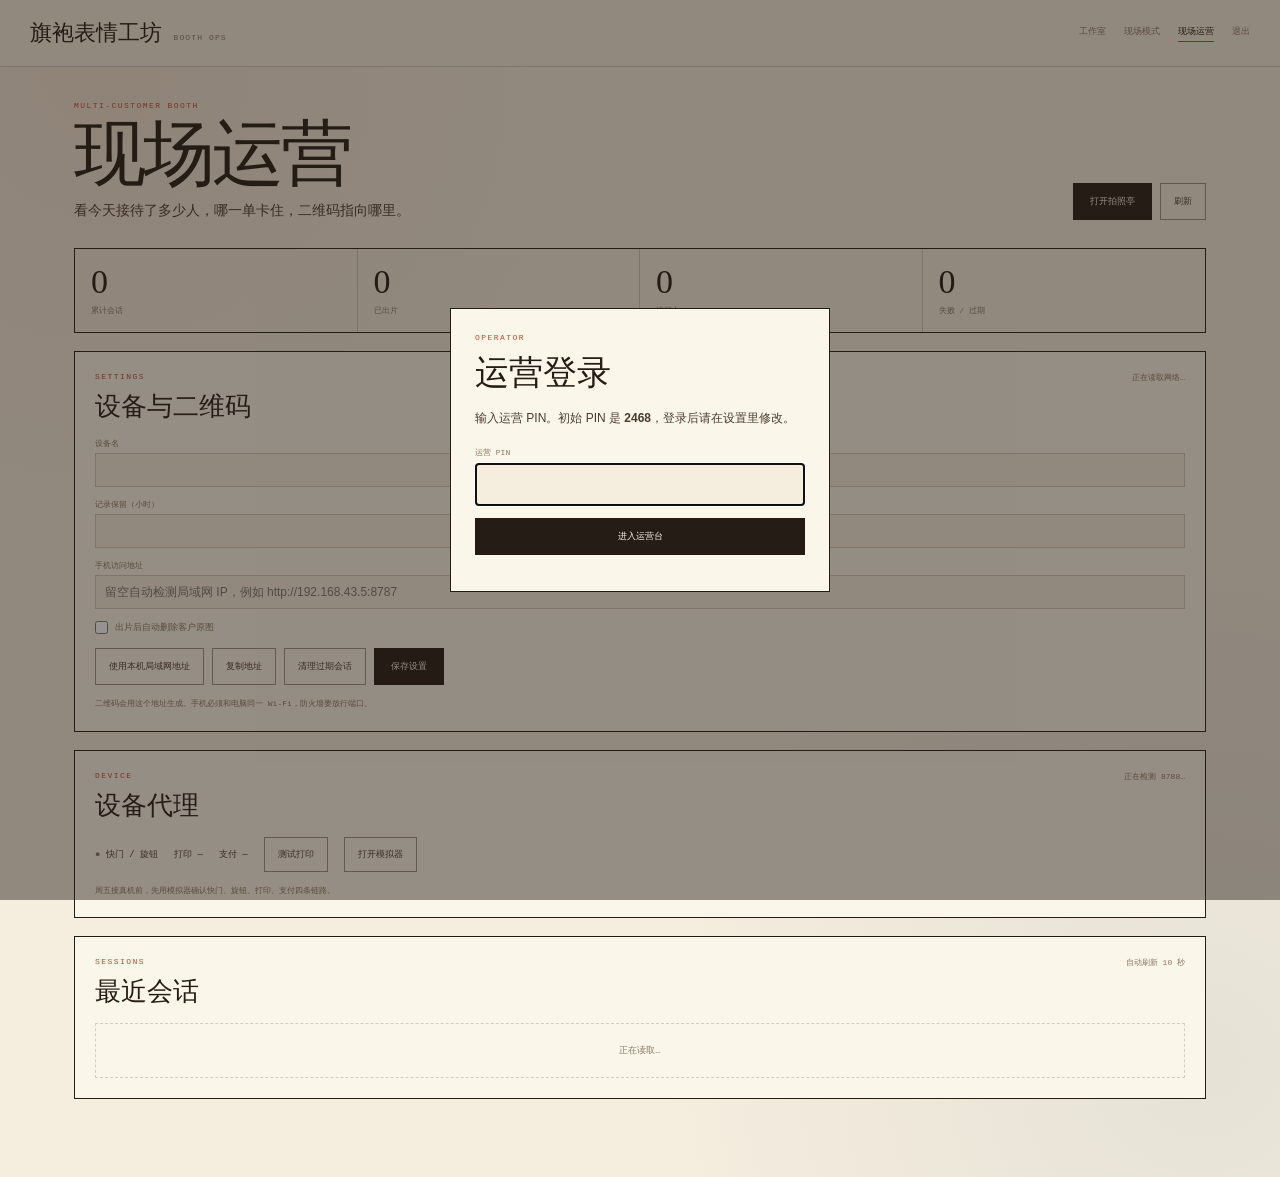
<file: booth.html>
<!doctype html>
<html lang="zh-CN">
<head>
<meta charset="utf-8">
<meta name="viewport" content="width=device-width, initial-scale=1">
<title>现场运营 · 旗袍表情工坊</title>
<link rel="stylesheet" href="booth.css">
<link rel="icon" href="data:image/svg+xml,%3Csvg xmlns='http://www.w3.org/2000/svg' viewBox='0 0 32 32'%3E%3Crect width='32' height='32' fill='%23f5edde'/%3E%3Ccircle cx='16' cy='16' r='9' fill='%23c8452d'/%3E%3C/svg%3E">
</head>
<body>
<header class="topbar">
  <div class="brand">旗袍表情工坊 <span>BOOTH OPS</span></div>
  <nav>
    <a href="index.html">工作室</a>
    <a href="kiosk.html" target="_blank" rel="noopener">现场模式</a>
    <a href="booth.html" class="is-active">现场运营</a>
    <button type="button" class="link-btn" id="logoutBtn">退出</button>
  </nav>
</header>

<div class="login" id="loginOverlay">
  <div class="login-card">
    <p class="kicker">OPERATOR</p>
    <h2>运营登录</h2>
    <p class="lede">输入运营 PIN。初始 PIN 是 <b>2468</b>，登录后请在设置里修改。</p>
    <label>运营 PIN
      <input id="loginPin" type="password" inputmode="numeric" autocomplete="current-password" maxlength="12">
    </label>
    <button class="primary wide" id="loginBtn" type="button">进入运营台</button>
    <p class="hint" id="loginNote"></p>
  </div>
</div>

<main>
  <section class="hero">
    <div>
      <p class="kicker">MULTI-CUSTOMER BOOTH</p>
      <h1>现场运营</h1>
      <p class="lede">看今天接待了多少人，哪一单卡住，二维码指向哪里。</p>
    </div>
    <div class="hero-actions">
      <button class="primary" id="openKiosk" type="button">打开拍照亭</button>
      <button class="text-btn" id="refreshBtn" type="button">刷新</button>
    </div>
  </section>

  <section class="stats" id="stats">
    <div><b id="statTotal">0</b><span>累计会话</span></div>
    <div><b id="statReady">0</b><span>已出片</span></div>
    <div><b id="statActive">0</b><span>进行中</span></div>
    <div><b id="statFailed">0</b><span>失败 / 过期</span></div>
  </section>

  <section class="panel settings">
    <div class="panel-head">
      <div><p class="kicker">SETTINGS</p><h2>设备与二维码</h2></div>
      <span class="note" id="networkNote">正在读取网络…</span>
    </div>
    <div class="form-grid">
      <label>设备名<input id="deviceName" type="text" maxlength="60"></label>
      <label>设备 ID<input id="deviceId" type="text" maxlength="64" readonly></label>
      <label>记录保留（小时）<input id="retentionHours" type="number" min="1" max="720"></label>
      <label>新运营 PIN（留空不改）<input id="boothPin" type="password" maxlength="12" autocomplete="new-password" placeholder="至少 4 位"></label>
      <label class="full">手机访问地址
        <input id="publicBaseUrl" type="text" placeholder="留空自动检测局域网 IP，例如 http://192.168.43.5:8787">
      </label>
      <label class="full check-line"><input id="deleteOriginals" type="checkbox"> 出片后自动删除客户原图</label>
    </div>
    <div class="setting-foot">
      <button class="text-btn" id="detectBtn" type="button">使用本机局域网地址</button>
      <button class="text-btn" id="copyBaseBtn" type="button">复制地址</button>
      <button class="text-btn" id="cleanupBtn" type="button">清理过期会话</button>
      <button class="primary" id="saveSettings" type="button">保存设置</button>
    </div>
    <p class="hint" id="baseHint">二维码会用这个地址生成。手机必须和电脑同一 Wi-Fi，防火墙要放行端口。</p>
  </section>

  <section class="panel">
    <div class="panel-head">
      <div><p class="kicker">DEVICE</p><h2>设备代理</h2></div>
      <span class="note" id="hardwareNote">正在检测 8788…</span>
    </div>
    <div class="hardware-row">
      <span><b id="agentDot">●</b> 快门 / 旋钮</span>
      <span>打印 <b id="printMode">—</b></span>
      <span>支付 <b id="payMode">—</b></span>
      <button class="text-btn" id="testPrint" type="button">测试打印</button>
      <a class="text-btn" href="hardware.html" target="_blank" rel="noopener">打开模拟器</a>
    </div>
    <p class="hint" id="hardwareHint">周五接真机前，先用模拟器确认快门、旋钮、打印、支付四条链路。</p>
    <div class="alert-box" id="alertBox" hidden>
      <b id="alertTitle">打印告警</b>
      <p id="alertText"></p>
      <button class="text-btn" id="clearAlerts" type="button">标记已处理</button>
    </div>
  </section>

  <section class="panel sessions">
    <div class="panel-head">
      <div><p class="kicker">SESSIONS</p><h2>最近会话</h2></div>
      <span class="note" id="sessionNote">自动刷新 10 秒</span>
    </div>
    <div id="sessionList" class="session-list">
      <div class="empty">正在读取…</div>
    </div>
  </section>
</main>

<div class="toast" id="toast" role="status" aria-live="polite"></div>
<script src="booth.js"></script>
</body>
</html>
</file>
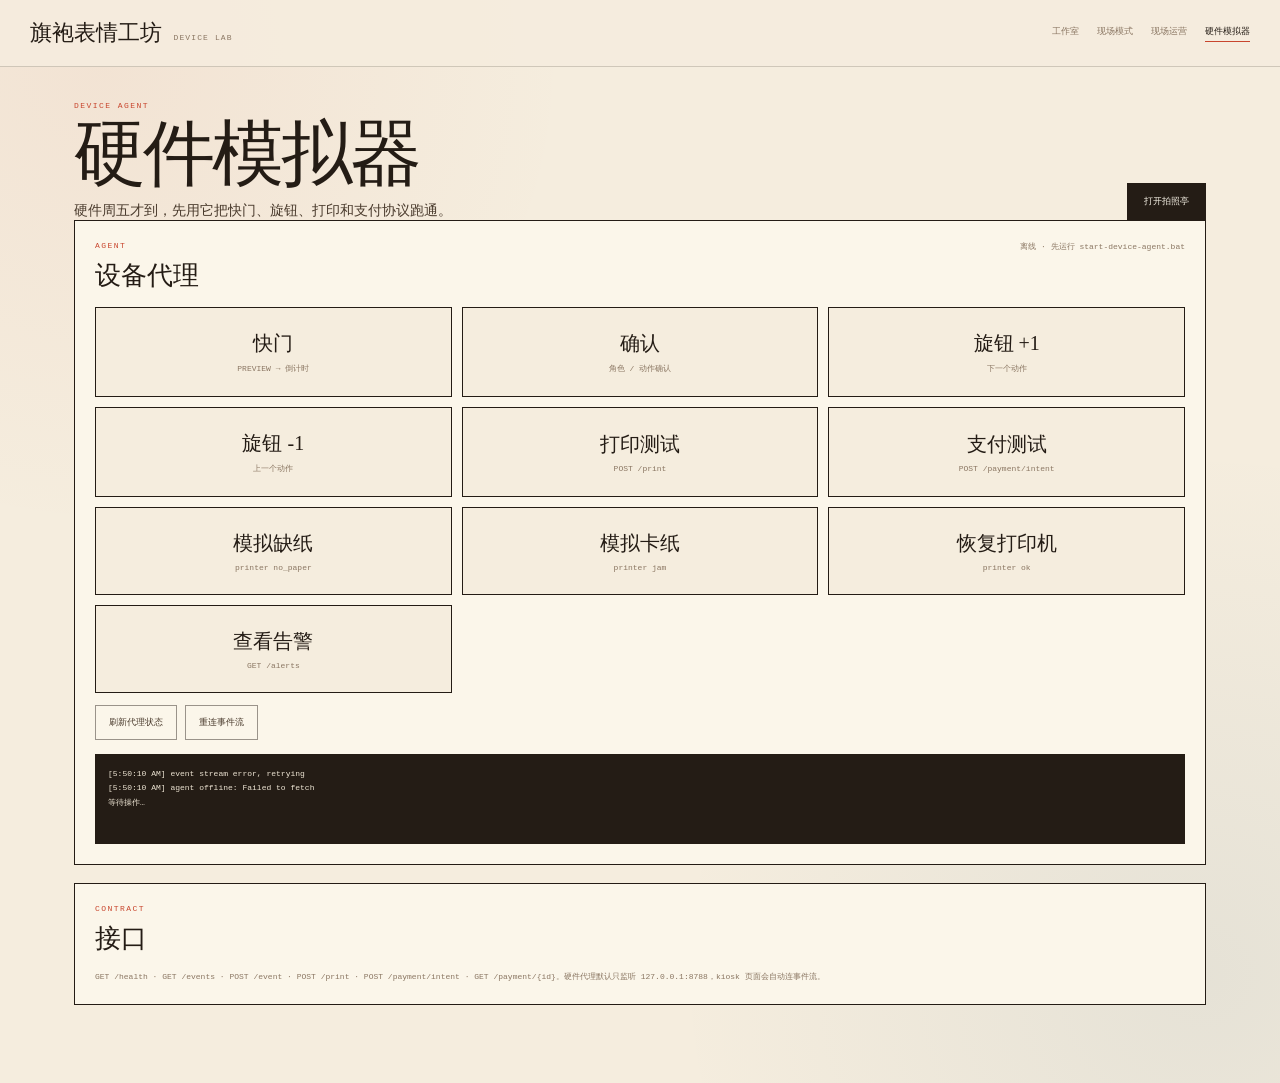
<file: hardware.html>
<!doctype html>
<html lang="zh-CN">
<head>
<meta charset="utf-8">
<meta name="viewport" content="width=device-width, initial-scale=1">
<title>硬件模拟器 · 旗袍表情工坊</title>
<link rel="stylesheet" href="booth.css">
<style>
  .sim-grid{display:grid;grid-template-columns:repeat(3,1fr);gap:10px}
  .sim-grid button{padding:22px 10px;font-family:var(--serif);font-size:20px;border:1px solid var(--ink);background:var(--paper)}
  .sim-grid button:hover{background:var(--ink);color:var(--paper-2)}
  .sim-grid button small{display:block;margin-top:6px;font-family:var(--mono);font-size:8px;color:var(--ink-3)}
  .sim-grid button:hover small{color:var(--paper-3)}
  .log{margin-top:14px;border:1px solid var(--line);background:var(--ink);color:#efe6d5;padding:12px;font-family:var(--mono);font-size:8px;line-height:1.8;min-height:90px;white-space:pre-wrap}
  .row{display:flex;gap:8px;flex-wrap:wrap;margin-top:12px}
  @media(max-width:700px){.sim-grid{grid-template-columns:1fr 1fr}}
</style>
</head>
<body>
<header class="topbar">
  <div class="brand">旗袍表情工坊 <span>DEVICE LAB</span></div>
  <nav>
    <a href="index.html">工作室</a>
    <a href="kiosk.html" target="_blank" rel="noopener">现场模式</a>
    <a href="booth.html">现场运营</a>
    <a href="hardware.html" class="is-active">硬件模拟器</a>
  </nav>
</header>
<main>
  <section class="hero">
    <div>
      <p class="kicker">DEVICE AGENT</p>
      <h1>硬件模拟器</h1>
      <p class="lede">硬件周五才到，先用它把快门、旋钮、打印和支付协议跑通。</p>
    </div>
    <div class="hero-actions"><button class="primary" id="openKiosk" type="button">打开拍照亭</button></div>
  </section>
  <section class="panel">
    <div class="panel-head"><div><p class="kicker">AGENT</p><h2>设备代理</h2></div><span class="note" id="agentNote">正在检测 8788…</span></div>
    <div class="sim-grid">
      <button type="button" data-event="shutter">快门<small>PREVIEW → 倒计时</small></button>
      <button type="button" data-event="confirm">确认<small>角色 / 动作确认</small></button>
      <button type="button" data-event="rotate" data-delta="1">旋钮 +1<small>下一个动作</small></button>
      <button type="button" data-event="rotate" data-delta="-1">旋钮 -1<small>上一个动作</small></button>
      <button type="button" id="printBtn">打印测试<small>POST /print</small></button>
      <button type="button" id="payBtn">支付测试<small>POST /payment/intent</small></button>
      <button type="button" data-printer="no_paper">模拟缺纸<small>printer no_paper</small></button>
      <button type="button" data-printer="jam">模拟卡纸<small>printer jam</small></button>
      <button type="button" data-printer="ok">恢复打印机<small>printer ok</small></button>
      <button type="button" id="alertBtn">查看告警<small>GET /alerts</small></button>
    </div>
    <div class="row">
      <button class="text-btn" id="healthBtn" type="button">刷新代理状态</button>
      <button class="text-btn" id="connectBtn" type="button">重连事件流</button>
    </div>
    <div class="log" id="log">等待操作…</div>
  </section>
  <section class="panel">
    <div class="panel-head"><div><p class="kicker">CONTRACT</p><h2>接口</h2></div></div>
    <p class="hint">GET /health · GET /events · POST /event · POST /print · POST /payment/intent · GET /payment/{id}。硬件代理默认只监听 127.0.0.1:8788，kiosk 页面会自动连事件流。</p>
  </section>
</main>
<script>
(() => {
  "use strict";
  const AGENT = "http://127.0.0.1:8788";
  const $ = (id) => document.getElementById(id);
  let source = null;

  function log(message) {
    $("log").textContent = "[" + new Date().toLocaleTimeString() + "] " + message + "\n" + $("log").textContent;
  }

  async function agent(path, options = {}) {
    const response = await fetch(AGENT + path, Object.assign({ headers: { "Content-Type": "application/json" } }, options));
    const data = await response.json().catch(() => ({}));
    if (!response.ok) throw new Error(data.error || `HTTP ${response.status}`);
    return data;
  }

  async function health() {
    try {
      const data = await agent("/health");
      $("agentNote").textContent = "在线 · " + data.host + ":" + data.port + " · clients " + data.clients;
      log("agent ok, clients=" + data.clients);
      return true;
    } catch (e) {
      $("agentNote").textContent = "离线 · 先运行 start-device-agent.bat";
      log("agent offline: " + e.message);
      return false;
    }
  }

  function connect() {
    if (source) source.close();
    try {
      source = new EventSource(AGENT + "/events");
      source.onopen = () => log("event stream connected");
      source.onmessage = (event) => log("event " + event.data);
      source.onerror = () => log("event stream error, retrying");
    } catch (e) { log("event stream failed: " + e.message); }
  }

  document.querySelectorAll("[data-event]").forEach((button) => {
    button.addEventListener("click", async () => {
      const payload = { action: button.dataset.event, delta: Number(button.dataset.delta || 1), source: "simulator" };
      try { const data = await agent("/event", { method: "POST", body: JSON.stringify(payload) }); log("sent " + payload.action + " → " + data.sent + " client(s)"); }
      catch (e) { log("event failed: " + e.message); }
    });
  });

  document.querySelectorAll("[data-printer]").forEach((button) => {
    button.addEventListener("click", async () => {
      try {
        const data = await agent("/printer/status", { method: "POST", body: JSON.stringify({ status: button.dataset.printer }) });
        log("printer " + data.printer.status);
      } catch (e) { log("printer status failed: " + e.message); }
    });
  });

  $("alertBtn").addEventListener("click", async () => {
    try {
      const data = await agent("/alerts");
      log("alerts " + data.count + " · " + (data.failed || []).map((job) => job.error).join(", "));
    } catch (e) { log("alerts failed: " + e.message); }
  });

  $("printBtn").addEventListener("click", async () => {
    try {
      const data = await agent("/print", { method: "POST", body: JSON.stringify({ sessionId: "sim-" + Date.now(), copies: 1 }) });
      log("print " + data.status + " " + data.id + (data.error ? " · " + data.error : ""));
    } catch (e) { log("print failed: " + e.message); }
  });

  $("payBtn").addEventListener("click", async () => {
    try {
      const data = await agent("/payment/intent", { method: "POST", body: JSON.stringify({ amount: 1990 }) });
      log("payment " + data.id + " · " + data.status + " · " + data.qrText);
    } catch (e) { log("payment failed: " + e.message); }
  });

  $("healthBtn").addEventListener("click", health);
  $("connectBtn").addEventListener("click", connect);
  $("openKiosk").addEventListener("click", () => window.open("kiosk.html", "_blank", "noopener"));

  health();
  connect();
})();
</script>
</body>
</html>
</file>
<file: booth.css>
:root{
  --paper:#f5edde;--paper-2:#fbf6ea;--paper-3:#ece1cc;
  --ink:#241c15;--ink-2:#4a3b2d;--ink-3:#8a7662;
  --line:rgba(36,28,21,.18);--line-strong:rgba(36,28,21,.45);
  --red:#c8452d;--blue:#2f5d78;
  --serif:"Songti SC","Noto Serif SC","Source Han Serif SC",STSong,SimSun,serif;
  --mono:"SFMono-Regular",Consolas,"Liberation Mono",monospace;
  --sans:"PingFang SC","Microsoft YaHei","Noto Sans SC",sans-serif;
}
*,*::before,*::after{box-sizing:border-box}
body{
  margin:0;background:var(--paper);color:var(--ink);font-family:var(--sans);
  background-image:radial-gradient(circle at 8% 6%,rgba(200,69,45,.06),transparent 30%),
                   radial-gradient(circle at 94% 90%,rgba(47,93,120,.08),transparent 34%);
}
a{color:inherit;text-decoration:none}
button{font:inherit;color:inherit;cursor:pointer}
.topbar{
  display:flex;align-items:center;justify-content:space-between;gap:20px;
  padding:18px 30px;border-bottom:1px solid var(--line);background:rgba(245,237,222,.9);
}
.brand{font-family:var(--serif);font-size:22px}
.brand span{font-family:var(--mono);font-size:8px;letter-spacing:.14em;color:var(--ink-3);margin-left:6px}
.topbar nav{display:flex;gap:18px;font-family:var(--mono);font-size:9px;color:var(--ink-3)}
.topbar nav a{padding-bottom:3px;border-bottom:1px solid transparent}
.topbar nav a:hover,.topbar nav a.is-active{color:var(--ink);border-color:var(--red)}
.link-btn{border:0;background:transparent;padding:0 0 3px;font-family:var(--mono);font-size:9px;color:var(--ink-3);border-bottom:1px solid transparent}
.link-btn:hover{color:var(--red);border-color:var(--red)}
.login{
  position:fixed;inset:0;z-index:50;background:rgba(36,28,21,.48);
  display:grid;place-items:center;padding:20px;
}
.login[hidden]{display:none!important}
.login-card{width:min(380px,100%);background:var(--paper-2);border:1px solid var(--ink);padding:24px}
.login-card h2{margin:0;font-family:var(--serif);font-weight:400;font-size:34px}
.login-card .lede{font-size:12px;line-height:1.7}
.login-card label{display:block;margin:18px 0 12px;font-family:var(--mono);font-size:8px;color:var(--ink-3)}
.login-card input{width:100%;margin-top:5px;border:1px solid var(--line);background:var(--paper);padding:10px;font-size:18px;letter-spacing:.22em}
.wide{width:100%}
.check-line{display:flex!important;align-items:center;gap:7px;font-family:var(--mono);font-size:9px!important;color:var(--ink-3)}
.check-line input{width:auto!important;margin:0!important}
main{max-width:1180px;margin:0 auto;padding:34px 24px 60px}
.hero{display:flex;justify-content:space-between;align-items:flex-end;gap:20px;flex-wrap:wrap}
.kicker{margin:0 0 8px;font-family:var(--mono);font-size:8px;letter-spacing:.18em;color:var(--red)}
h1{margin:0;font-family:var(--serif);font-weight:400;font-size:clamp(40px,6vw,72px);line-height:1;letter-spacing:-.04em}
.lede{margin:12px 0 0;color:var(--ink-2);font-size:14px}
.hero-actions{display:flex;gap:8px}
.primary{background:var(--ink);color:var(--paper-2);border:1px solid var(--ink);padding:11px 16px;font-family:var(--mono);font-size:9px}
.primary:hover{background:var(--red);border-color:var(--red)}
.text-btn{border:1px solid var(--line-strong);background:transparent;padding:10px 13px;font-family:var(--mono);font-size:9px;color:var(--ink-2)}
.text-btn:hover{background:var(--ink);color:var(--paper-2);border-color:var(--ink)}
.stats{display:grid;grid-template-columns:repeat(4,1fr);border:1px solid var(--ink);margin:28px 0 18px}
.stats div{padding:16px;border-right:1px solid var(--line)}
.stats div:last-child{border-right:0}
.stats b{display:block;font-family:var(--serif);font-weight:400;font-size:34px;line-height:1}
.stats span{display:block;margin-top:6px;font-family:var(--mono);font-size:8px;color:var(--ink-3)}
.panel{border:1px solid var(--ink);background:var(--paper-2);padding:20px;margin-bottom:18px}
.panel-head{display:flex;justify-content:space-between;gap:16px;align-items:flex-start;margin-bottom:14px}
.panel-head h2{margin:0;font-family:var(--serif);font-size:26px;font-weight:400}
.note{font-family:var(--mono);font-size:8px;color:var(--ink-3);max-width:45%;text-align:right;line-height:1.6}
.form-grid{display:grid;grid-template-columns:1fr 1fr;gap:12px}
.form-grid label{display:block;font-family:var(--mono);font-size:8px;color:var(--ink-3)}
.form-grid label.full{grid-column:1/-1}
.form-grid input{width:100%;margin-top:4px;border:1px solid var(--line);background:var(--paper);padding:9px;font-size:12px}
.setting-foot{display:flex;gap:8px;flex-wrap:wrap;margin-top:14px}
.hint{margin:12px 0 0;font-family:var(--mono);font-size:8px;line-height:1.7;color:var(--ink-3)}
.hardware-row{display:flex;align-items:center;gap:16px;flex-wrap:wrap;font-family:var(--mono);font-size:9px;color:var(--ink-2)}
.hardware-row b{font-weight:400}
#agentDot{color:var(--ink-3)}
#agentDot.online{color:#3e7a52}
#agentDot.offline{color:var(--red)}
.alert-box{margin-top:12px;border:1px solid rgba(200,69,45,.55);background:rgba(200,69,45,.07);padding:10px 12px;display:flex;align-items:center;gap:12px;flex-wrap:wrap}
.alert-box[hidden]{display:none!important}
.alert-box b{font-family:var(--mono);font-size:9px;color:var(--red)}
.alert-box p{margin:0;flex:1;min-width:180px;font-family:var(--mono);font-size:8px;line-height:1.7;color:var(--ink-2)}
@media(max-width:760px){.hardware-row{gap:10px}}
.session-list{display:grid;gap:8px}
.session{
  border:1px solid var(--line);background:var(--paper);padding:12px;
  display:grid;grid-template-columns:1fr auto;gap:10px;
}
.session-main{min-width:0}
.session-top{display:flex;align-items:baseline;gap:10px;flex-wrap:wrap}
.session-top b{font-family:var(--mono);font-size:10px}
.pill{font-family:var(--mono);font-size:7px;padding:3px 6px;border:1px solid var(--line-strong);color:var(--ink-3)}
.pill.ready{color:var(--blue);border-color:rgba(47,93,120,.4)}
.pill.failed{color:var(--red);border-color:rgba(200,69,45,.4)}
.pill.active{color:var(--ink);border-color:var(--ink)}
.session-meta{margin-top:6px;font-family:var(--mono);font-size:8px;color:var(--ink-3);line-height:1.7}
.session-actions{display:flex;gap:5px;align-items:center;flex-wrap:wrap;justify-content:flex-end}
.session-actions button,.session-actions a{
  border:1px solid var(--line-strong);background:transparent;padding:5px 7px;
  font-family:var(--mono);font-size:7.5px;color:var(--ink-2);text-decoration:none;
}
.session-actions button:hover,.session-actions a:hover{background:var(--ink);color:var(--paper-2);border-color:var(--ink)}
.session-actions .danger:hover{background:var(--red);border-color:var(--red)}
.empty{padding:20px;border:1px dashed var(--line);font-family:var(--mono);font-size:9px;color:var(--ink-3);text-align:center}
.toast{
  position:fixed;left:50%;bottom:26px;transform:translate(-50%,12px);z-index:40;
  background:var(--ink);color:var(--paper-2);padding:9px 14px;font-family:var(--mono);font-size:9px;
  opacity:0;pointer-events:none;transition:opacity .2s,transform .2s;
}
.toast.is-show{opacity:1;transform:translate(-50%,0)}
@media (max-width:760px){
  .topbar{padding:14px 18px;flex-wrap:wrap}
  main{padding:24px 16px 50px}
  .stats{grid-template-columns:1fr 1fr}
  .stats div:nth-child(2){border-right:0}
  .stats div:nth-child(-n+2){border-bottom:1px solid var(--line)}
  .form-grid{grid-template-columns:1fr}
  .session{grid-template-columns:1fr}
  .session-actions{justify-content:flex-start}
  .note{max-width:100%;text-align:left}
  .panel-head{flex-direction:column}
}
</file>
